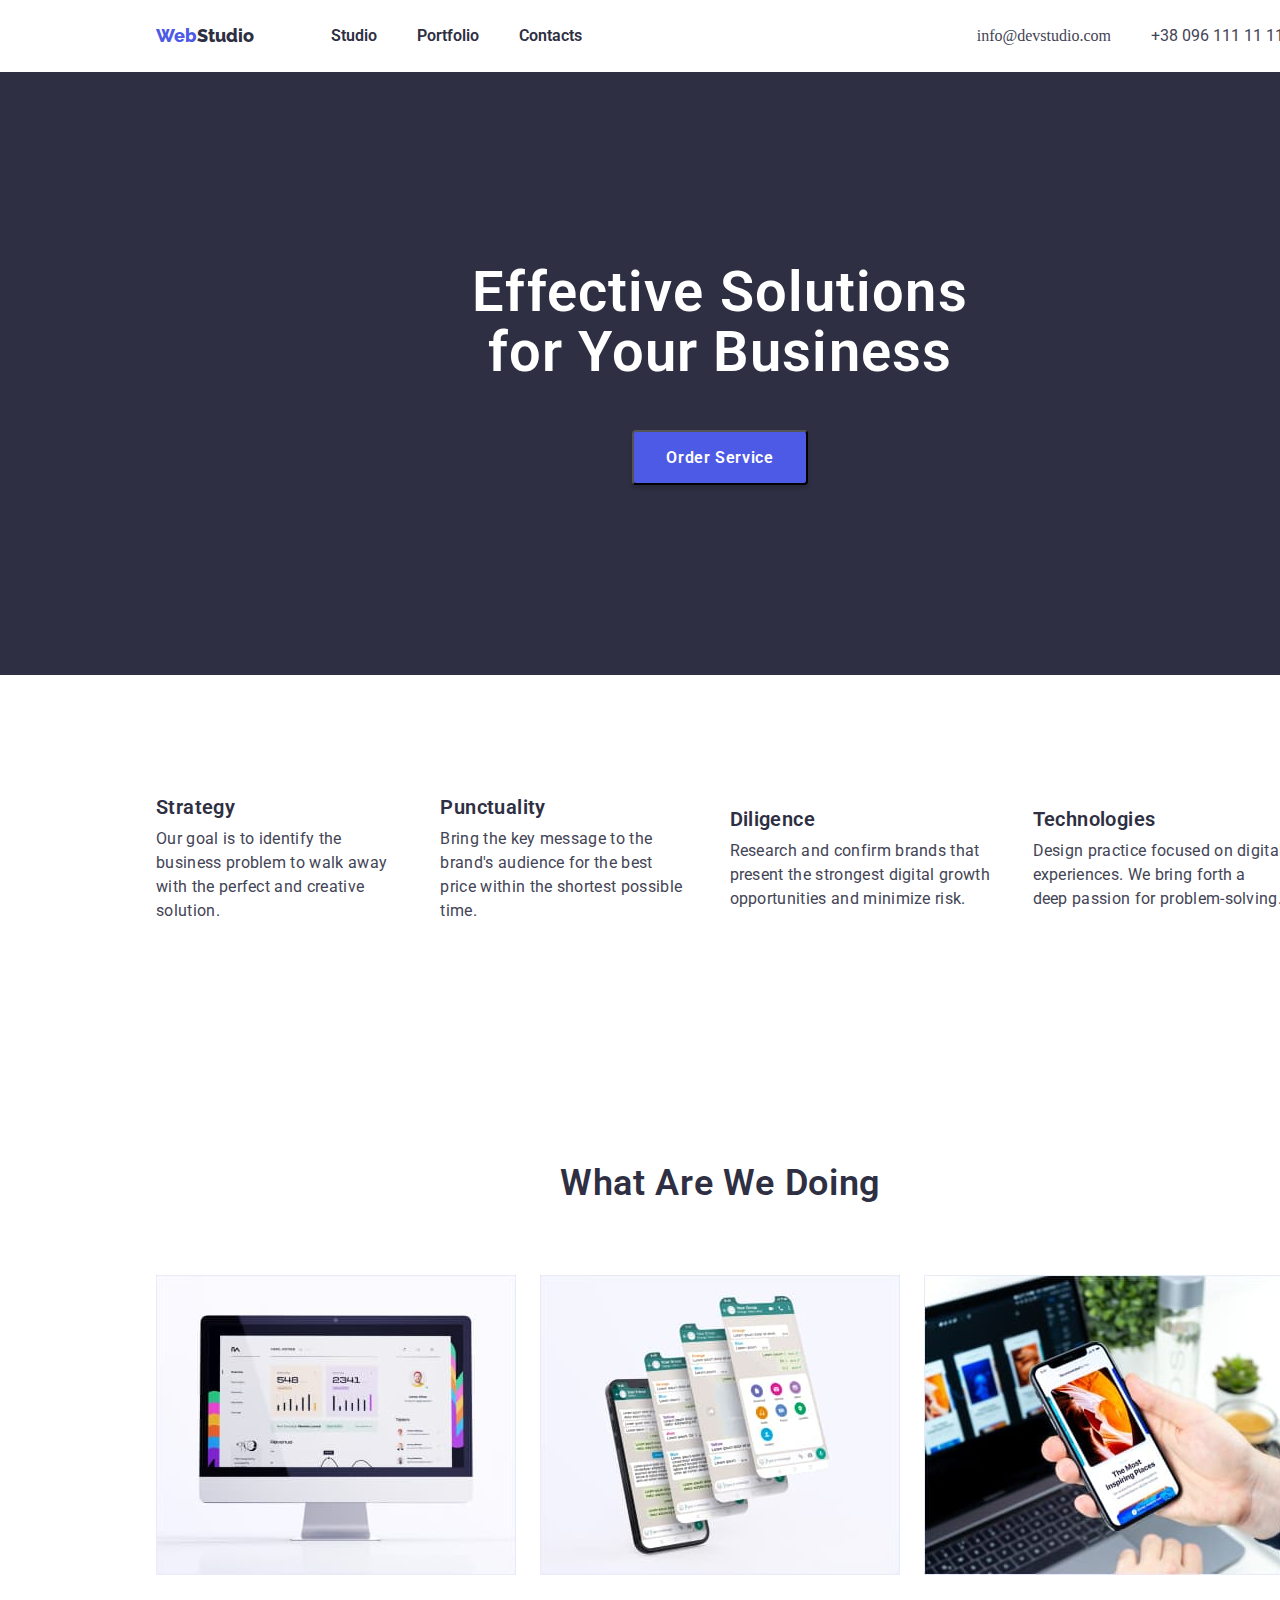
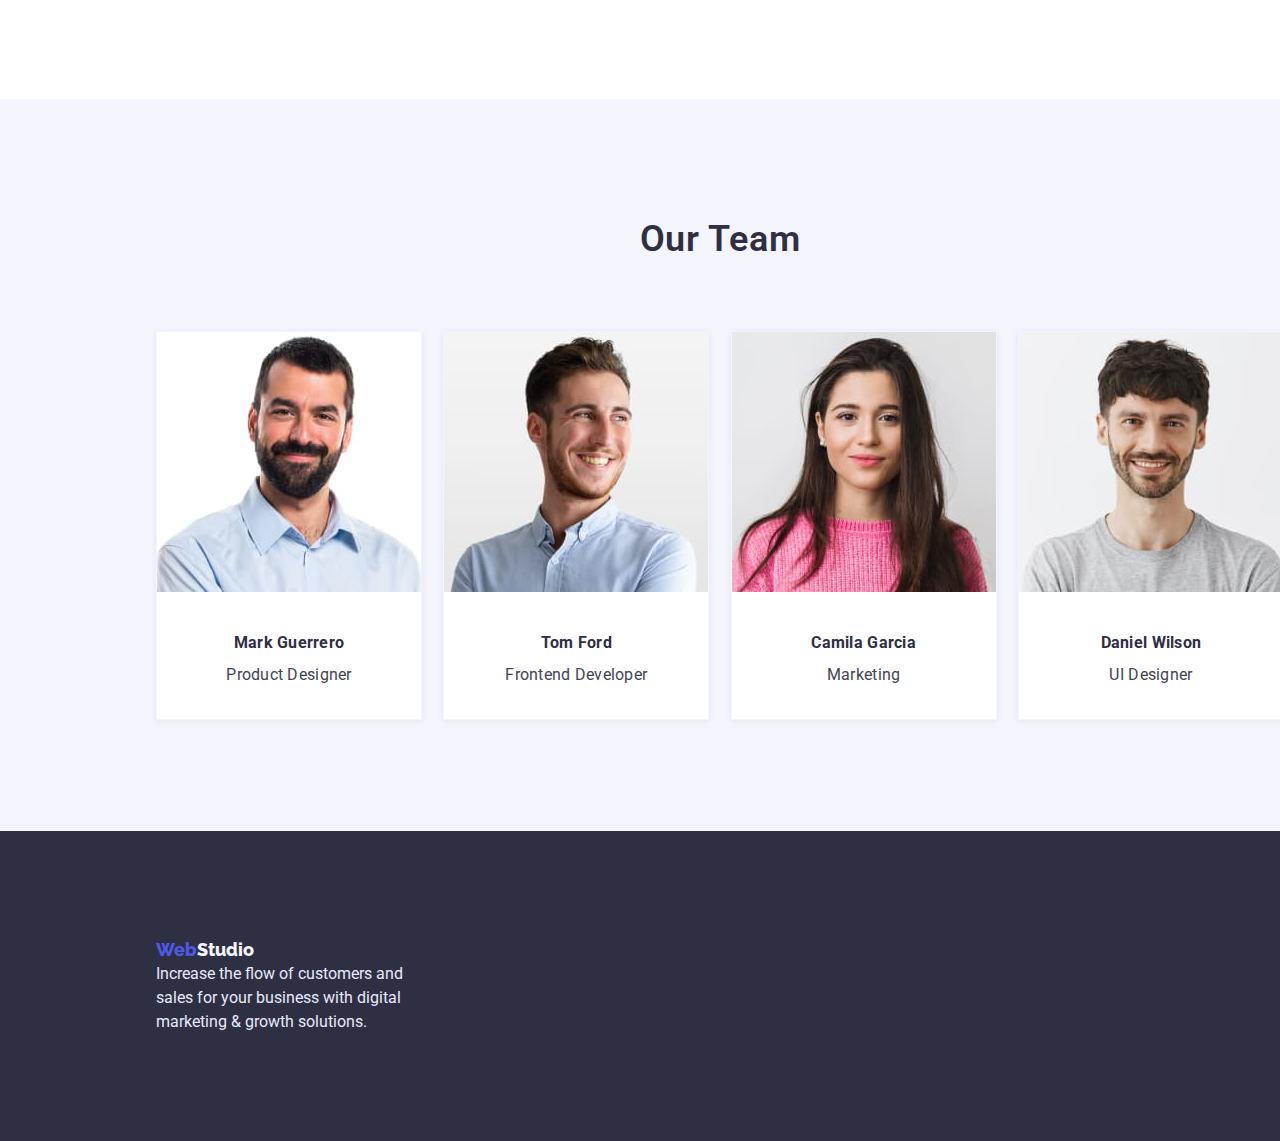
<file: index.html>
<!DOCTYPE html>
<html lang="eu">

<head>
    <meta charset="UTF-8">
    <meta http-equiv="X-UA-Compatible" content="IE=edge">
    <meta name="viewport" content="width=device-width, initial-scale=1.0">
    <link rel="preconnect" href="https://fonts.googleapis.com">
    <link rel="preconnect" href="https://fonts.gstatic.com" crossorigin>
    <link href="https://fonts.googleapis.com/css2?family=Raleway:wght@800&family=Roboto:wght@400;500;700&display=swap"
        rel="stylesheet">
    <link
        href="https://fonts.googleapis.com/css2?family=Raleway:wght@500&family=Roboto:wght@400;500;700;900&display=swap"
        rel="stylesheet">
    <link rel="stylesheet" href="./css/styles.css">
    <title>Document</title>
</head>



<body>
    <div class="conteiner">
        <header class="header">
            <nav class="nav">
                <div class="logo">
                    <a href="./index.html" class="logo1">Web<span class="logo2">Studio</span></a>
                </div>
                <ul class="menu-nav">
                    <li><a href="#" class="link">Studio</a></li>
                    <li><a href="./portfolio.html" class="link">Portfolio</a></li>
                    <li><a href="#" class="link">Contacts</a></li>
                </ul>
            </nav>
            <ul class="second-nav">
                <li><a href="mailto:info@devstudio.com" class="mail">info@devstudio.com</a></li>
                <li><a href="tel:+380961111111" class="phone">+38 096 111 11 11</a></li>
            </ul>
        </header>
        <main>
            <section class="hero-section">
                <div class="hero-block">
                    <h1 class="hero">Effective Solutions<br>for Your Business</h1>

                    <button type="button" class="order-button">
                        Order Service
                    </button>
                </div>
            </section>
            <h2 class="visually-hidden ">Our features</h2>
            <section class="block-features">
                <ul class="features">
                    <li class="block">
                        <h3 class="title">Strategy</h3>
                        <p class="information">Our goal is to identify the business
                            problem to walk away with the perfect and creative solution.</p>
                    </li>

                    <li class="block">

                        <h3 class="title">Punctuality</h3>

                        <p class="information">Bring the key message to the brand's audience for the best price within
                            the
                            shortest possible
                            time.</p>
                    </li>

                    <li class="block">

                        <h3 class="title">Diligence</h3>

                        <p class="information">Research and confirm brands that present the strongest digital growth
                            opportunities and minimize
                            risk.</p>
                    </li>

                    <li class="block">

                        <h3 class="title">Technologies</h3>

                        <p class="information">Design practice focused on digital experiences. We bring forth a deep
                            passion
                            for
                            problem-solving.</p>
                    </li>
                </ul>
            </section>
            <section>
                <h2 class="sub-hero">What Are We Doing</h2>
                <ul class="description-list">
                    <li><img src="./images/IMAC.jpg" alt="IMAC" width="360"></li>
                    <li><img src="./images/mod-dev.jpg" alt="Mobile development" width="360">
                    </li>
                    <li><img src="./images/testing.jpg" alt="Testing program softwear" width="360">
                    </li>
                </ul>
            </section>
            <section class="our-team">
                <h2 class="sub-hero">Our Team</h2>
                <ul class="description-list">
                    <li class="project"><img src="./images/Mark-Guerrero.jpg" alt="Mark Guerrero" width="264">
                        <div class="name-team">
                            <h3>Mark Guerrero</h3>
                            <p class="sub-info">Product Designer</p>
                        </div>
                    </li>

                    <li class="project"><img src="./images/Tom-Ford.jpg" alt="Tom Ford" width="264">
                        <div class="name-team">
                            <h3>Tom Ford</h3>
                            <p class="sub-info">Frontend Developer</p>
                        </div>
                    </li>

                    <li class="project"><img src="./images/Camila-Garcia.jpg" alt="Camila Garcia" width="264">
                        <div class="name-team">
                            <h3>Camila Garcia</h3>
                            <p class="sub-info">Marketing</p>
                        </div>
                    </li>

                    <li class="project"><img src="./images/Daniel-Wilson.jpg" alt="Daniel Wilson" width="264">
                        <div class="name-team">
                            <h3>Daniel Wilson</h3>
                            <p class="sub-info">UI Designer</p>
                        </div>
                    </li>
                </ul>
            </section>
        </main>
        <footer class="footer">
            <div class="footer-logo">
                <a href="#" class="logo1">Web<span class="logo2-1">Studio</span></a>

                <p class="foot-text">Increase the flow of customers and sales for your business with digital marketing &
                    growth
                    solutions.</p>
            </div>
        </footer>
    </div>
</body>



</html>
</file>
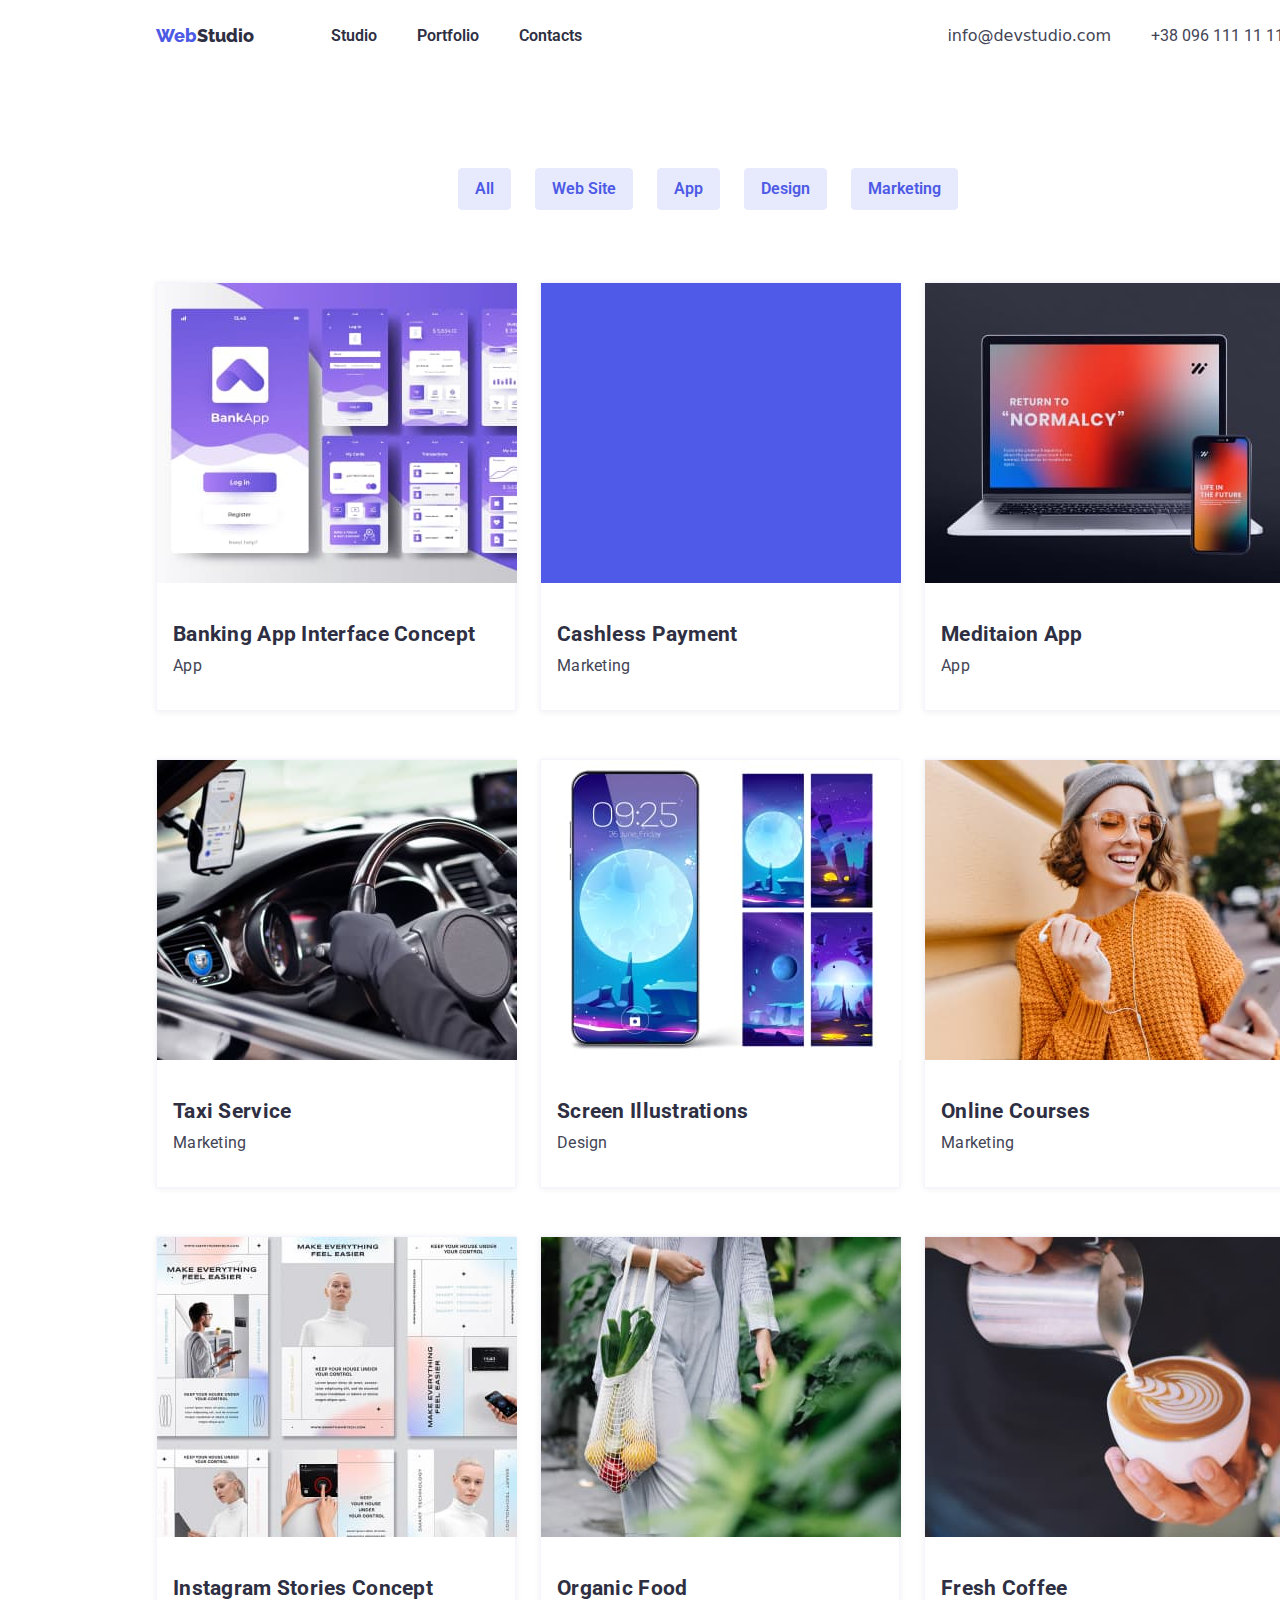
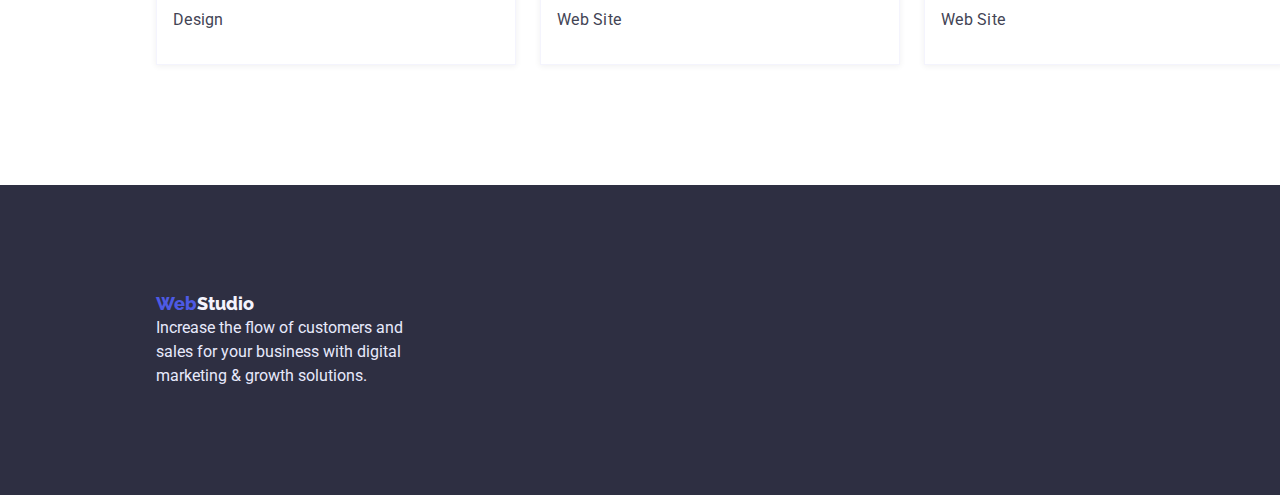
<file: portfolio.html>
<!DOCTYPE html>
<html lang="en">

<head>
    <meta charset="UTF-8">
    <meta http-equiv="X-UA-Compatible" content="IE=edge">
    <meta name="viewport" content="width=device-width, initial-scale=1.0">
    <link rel="preconnect" href="https://fonts.googleapis.com">
    <link rel="preconnect" href="https://fonts.gstatic.com" crossorigin>
    <link href="https://fonts.googleapis.com/css2?family=Raleway:wght@800&family=Roboto:wght@400;500;700&display=swap"
        rel="stylesheet">
    <link
        href="https://fonts.googleapis.com/css2?family=Raleway:wght@500&family=Roboto:wght@400;500;700;900&display=swap"
        rel="stylesheet">
    <link rel="stylesheet" href="./css/styles.css">
    <link rel="stylesheet" href="/css/modern-normalize.css">
    <title>Document</title>
</head>



<body>
    <div class="conteiner">
        <header class="header">
            <nav class="nav">

                <div class="logo">
                    <a href="#" class="logo1">Web<span class="logo2">Studio</span></a>
                </div>
                <ul class="menu-nav">
                    <li><a href="./index.html" class="link">Studio</a></li>
                    <li><a href="#" class="link">Portfolio</a></li>
                    <li><a href="#" class="link">Contacts</a></li>
                </ul>
            </nav>
            <ul class="second-nav">
                <li><a href="mailto:info@devstudio.com" class="mail">info@devstudio.com</a></li>
                <li><a href="tel:+380961111111" class="phone">+38 096 111 11 11</a></li>
            </ul>
        </header>
        <main>
            <div class="navigation">
                <ul class="body-nav">
                    <li><button type="button" class="button">All</button></li>
                    <li><button type="button" class="button">Web Site</button></li>
                    <li><button type="button" class="button">App</button></li>
                    <li><button type="button" class="button">Design</button></li>
                    <li><button type="button" class="button">Marketing</button></li>
                </ul>
            </div>
            <section class="list-block">
                <ul class="list-project">
                    <div class="portfolio-project">
                        <li class="project">
                            <img src="./images/Work-space.jpg" width="360" alt="Program in developing">
                            <div class="portfolio-text">
                                <h2>Banking App Interface Concept</h2>
                                <p class="sub-info">App</p>
                            </div>
                        </li>
                    </div>
                    <div class="portfolio-project">
                        <li class="project">
                            <img src="./images/Picture.jpg" width="360" alt="Picture with text">
                            <div class="portfolio-text">
                                <h2>Cashless Payment</h2>
                                <p class="sub-info">Marketing</p>
                            </div>
                        </li>
                    </div>
                    <div class="portfolio-project">
                        <li class="project">
                            <img src="./images/laptop.jpg" width="360" alt="Laptop and phone">
                            <div class="portfolio-text">
                                <h2>Meditaion App</h2>
                                <p class="sub-info">App</p>
                            </div>
                        </li>
                    </div>
                    <div class="portfolio-project">
                        <li class="project">
                            <img src="./images/Car.jpg" width="360" alt="Someone driving a car">
                            <div class="portfolio-text">
                                <h2>Taxi Service</h2>
                                <p class="sub-info">Marketing</p>
                            </div>
                        </li>
                    </div>
                    <div class="portfolio-project">

                        <li class="project">
                            <img src="./images/Phone.jpg" width="360" alt="Wallpaper for phone">
                            <div class="portfolio-text">
                                <h2>Screen Illustrations</h2>
                                <p class="sub-info">Design</p>
                            </div>
                        </li>
                    </div>
                    <div class="portfolio-project">
                        <li class="project">
                            <img src="./images/Happy.jpg" width="360" alt="Women smile">
                            <div class="portfolio-text">
                                <h2>Online Courses</h2>
                                <p class="sub-info">Marketing</p>
                            </div>
                        </li>
                    </div>
                    <div class="portfolio-project">
                        <li class="project">
                            <img src="./images/Curriculum.jpg" width="360" alt="Working plan">
                            <div class="portfolio-text">
                                <h2>Instagram Stories Concept</h2>
                                <p class="sub-info">Design</p>
                            </div>
                        </li>
                    </div>
                    <div class="portfolio-project">
                        <li class="project">
                            <img src="./images/Food.jpg" width="360" alt="A bag of vegetables">
                            <div class="portfolio-text">
                                <h2>Organic Food</h2>
                                <p class="sub-info">Web Site</p>
                            </div>
                    </div>
                    <div class="portfolio-project">
                        </li>
                        <li class="project">
                            <img src="./images/Coffee.jpg" width="360" alt="Someone make a picture on a coffee surface">
                            <div class="portfolio-text">
                                <h2>Fresh Coffee</h2>
                                <p class="sub-info">Web Site</p>
                            </div>
                        </li>
                    </div>
                </ul>
            </section>

        </main>
        <footer class="footer">
            <div class="footer-logo">
                <a href="#" class="logo1">Web<span class="logo2-1">Studio</span></a>

                <p class="foot-text">Increase the flow of customers and sales for your business with digital marketing &
                    growth
                    solutions.</p>

            </div>
        </footer>
</body>


</html>
</file>
<file: css/styles.css>
:root{
    --color-brend: #4D5AE5;
    --color-brend2: #2E2F42;
    --color-button: #E7E9FC;
    --color-extrainfo: #434455;
    --color-second-white:#F4F4FD;
}
*{
    margin: 0;
    padding: 0
    ;
}
body{
    background: white;
}
.logo1{
    text-decoration: none;
    font-family: "Raleway";
    font-style: normal;
    font-weight: 800;
    font-size: 18px;
    line-height: 24px;
    color: var(--color-brend);

}
.information{
    margin-top: 8px;
}
.conteiner{
    margin: 0 auto;
    width: 1440px;
}
.header{
    display: flex;
    justify-content: space-between;
}
.navigation{
    display: flex;
    justify-content: center;
    margin-top: 96px;
    margin-bottom: 72px;
}
.button:nth-child(-n + 4){
    margin-right:24px;
}
.body-nav{
    display: flex;

}
.menu-nav{
display: flex;
    flex-direction: row;
    align-items: flex-start;
    padding: 0px;
    gap: 40px;
}
.nav{
    display: flex;
    align-items: center;
}

.logo{
    display: flex;
        flex-direction: row;
        align-items: flex-start;
        padding: 0px;
        margin: 24px 77px 24px 156px;
}
.second-nav{
    display: flex;
        flex-direction: row;
        align-items: flex-start;
        padding: 0px;
        align-items: center;
        margin-right: 156px;
}
.mail{
    display: flex;
    margin-right: 20px;
  
}
.phone{
    display: flex;
        margin-left: 20px;
      
}

.logo2{
    color:var(--color-brend2);
}
.hero-section{
    display: flex;
    background: var(--color-brend2);
    height: 603px;
    justify-content: center;
    align-items: center;
   
}
.hero-block{
    display: flex;
    justify-content: center;
    align-items: center;
    flex-wrap: wrap;
    width: 496px;
}
.our-team{
    align-items: center;
    height: 732px;
    background: #F4F4FD;
}
.sub-hero{
   padding-top: 120px;
    text-align: center;
    font-family: 'Roboto';
    font-style: normal;
    font-weight: 600;
    font-size: 36px;
    line-height: 40px;


    letter-spacing: 0.02em;

    color: var(--color-brend2);
}

.hero{
    margin-top: 0;
 margin-bottom: 48px;
    font-family: 'Roboto';
        font-style: normal;
        font-weight: 600;
        font-size: 56px;
        line-height: 60px;
        text-align: center;
        letter-spacing: 0.02em;
        color: #FFFFFF;

}
.block-features{
    margin: 120px 156px;
    display: flex;
}

.block:nth-child(-n + 3){
    margin-right: 40px;
}
.features{
    display: flex;
    padding: 0;
    margin: 0;
    justify-content: center;
    align-items: center;
}
.title{
    line-height: 24px;
    font-family: 'Roboto';
        font-style: normal;
        font-weight: 600;
        font-size: 20px;
        letter-spacing: 0.02em;

        color: var(--color-brend2);
}
.information{
    letter-spacing: 0.02em;
    color: var(--color-extrainfo);
}
.visually-hidden {
    position: absolute;
    width: 1px;
    height: 1px;
    margin: -1px;
    border: 0;
    padding: 0;
    white-space: nowrap;
    clip-path: inset(100%);
    clip: rect (0 0 0 0);
    overflow: hidden;
}
.menu-nav,
.second-nav,
.body-nav,
.list-project,
.features,
.description-list{
    list-style:none;
}
.link,
.phone,
.button,
.project,
.sub-info,
.foot-text,
.information{
    font-family: 'Roboto';
        font-style: normal;
        font-size: 16px;
        line-height: 24px;
}
.link:focus,
.mail:focus,
.phone:focus{
    color: var(--color-brend);
}
.link{
    text-decoration: none;
        font-weight: 600;
    color: var(--color-brend2);

}
.mail,
.phone{
    text-decoration: none;
    color: var(--color-extrainfo);
}

.button{
    box-sizing: border-box;
    
        display: flex;
        flex-direction: row;
        justify-content: center;
        align-items: center;
        padding: 8px 16px;
        
        background: #F4F4FD;
    
        border: 1px solid #E7E9FC;
        border-radius: 4px;
        
        font-weight: 600;
        color: var(--color-brend);
        background-color: var(--color-button);
        cursor: pointer;
}
.button:hover,
button:focus{
    color: #FFFFFF;
    background-color: var(--color-brend);
}
.order-button{
    display: flex;
    flex-direction: row;
    align-items: flex-start;
    padding: 16px 32px;
    gap: 10px;

    font-family: 'Roboto';
        font-style: normal;
        font-weight: 600;
        font-size: 16px;
        line-height: 19px;
        display: flex;
        align-items: center;
        letter-spacing: 0.04em;

    background: #4D5AE5;
    color: #FFFFFF;
    box-shadow: 0px 4px 4px rgba(0, 0, 0, 0.15);
    border-radius: 4px;
    cursor: pointer;

}
.order-button:hover{
    background: #4D5AE5;
        box-shadow: 0px 1px 6px rgba(46, 47, 66, 0.08), 0px 1px 1px rgba(46, 47, 66, 0.16), 0px 2px 1px rgba(46, 47, 66, 0.08);
        border-radius: 4px;
}
.order-button:focus{
    background: #404BBF;
}
.list-block{
    margin-bottom: 72px;
    display: flex;
    justify-content: center;
    align-items: center;
}

.list-project{
    justify-content: space-between;
    display: flex;
    flex-wrap: wrap;
    width: 1128px;
}
.portfolio-project{
   
    justify-content: center;
        display: inline-block;
        text-align: center;
    width: 360px;
}
.portfolio-text{
    padding-left: 16px;
    padding-top: 32px;
        padding-bottom: 32px;
    text-align: start;
}
.project:nth-child(-n + 5){
    margin-bottom: 48px;
}
.project{    
    background: #FFFFFF;
    
    border: 0.5px solid #F4F4FD;
    box-shadow: 0px 1px 6px rgba(46, 47, 66, 0.08);
    font-family: 'Roboto';
        font-weight: 600;
        font-size: 14px;
        line-height: 24px;
        letter-spacing: 0.02em;
        color: var(--color-brend2);
}
.sub-info{
    margin-top: 8px;
    color: var(--color-extrainfo);
    font-family: 'Roboto';
        font-style: normal;
        font-weight: 400;
        font-size: 16px;
        line-height: 24px;
}
.name-team{
    text-align: center;
    padding: 32px 16px 32px 16px;
}
.description-list{
    margin: 72px 156px 120px 156px;
    display: flex;
    justify-content: space-between;
    align-items: center;
}
footer{
    background-color: var(--color-brend2);
}
.logo2-1{
 color:var(--color-second-white)
}
.foot-text{
    color: var(--color-button);
}
.footer-logo{
    margin-left: 156px;

    width: 264px;
}
.footer{
    display: flex;
    justify-content: start;
    align-items: center;
    height: 310px;
}
</file>
